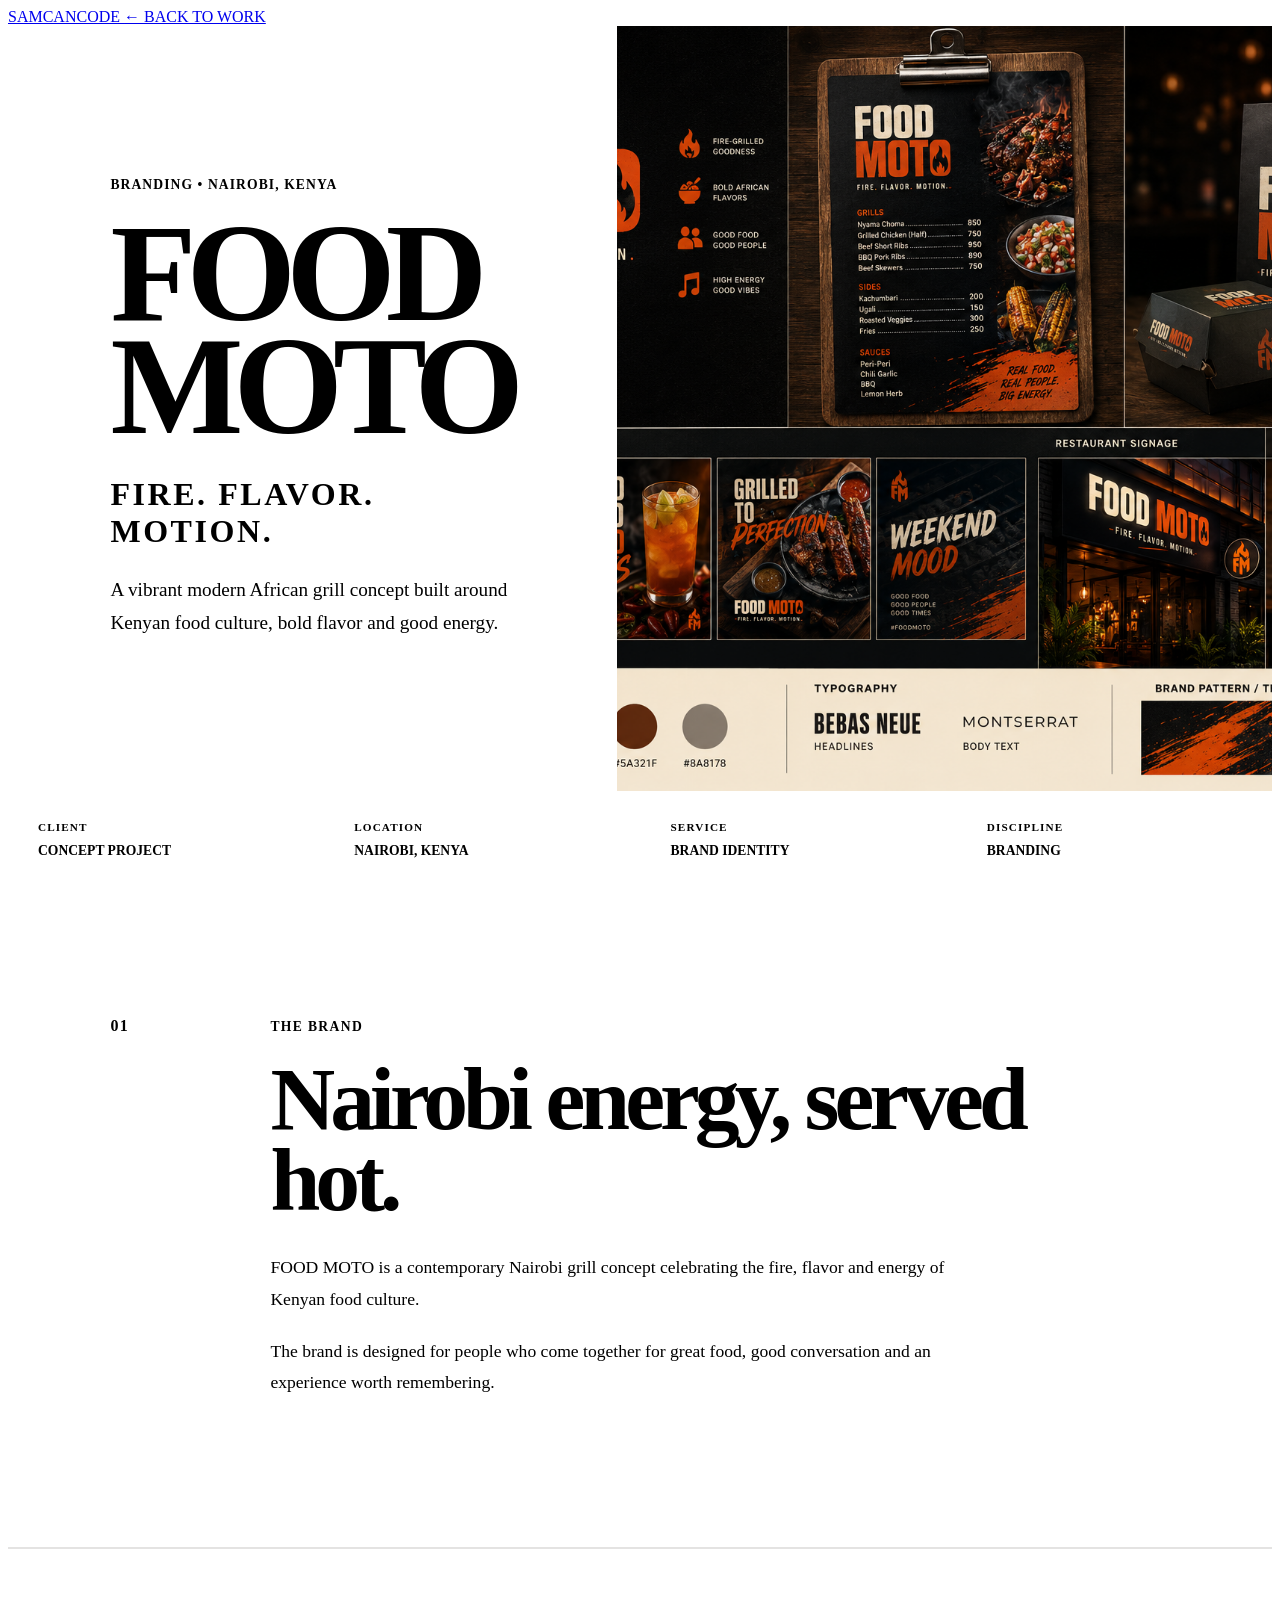
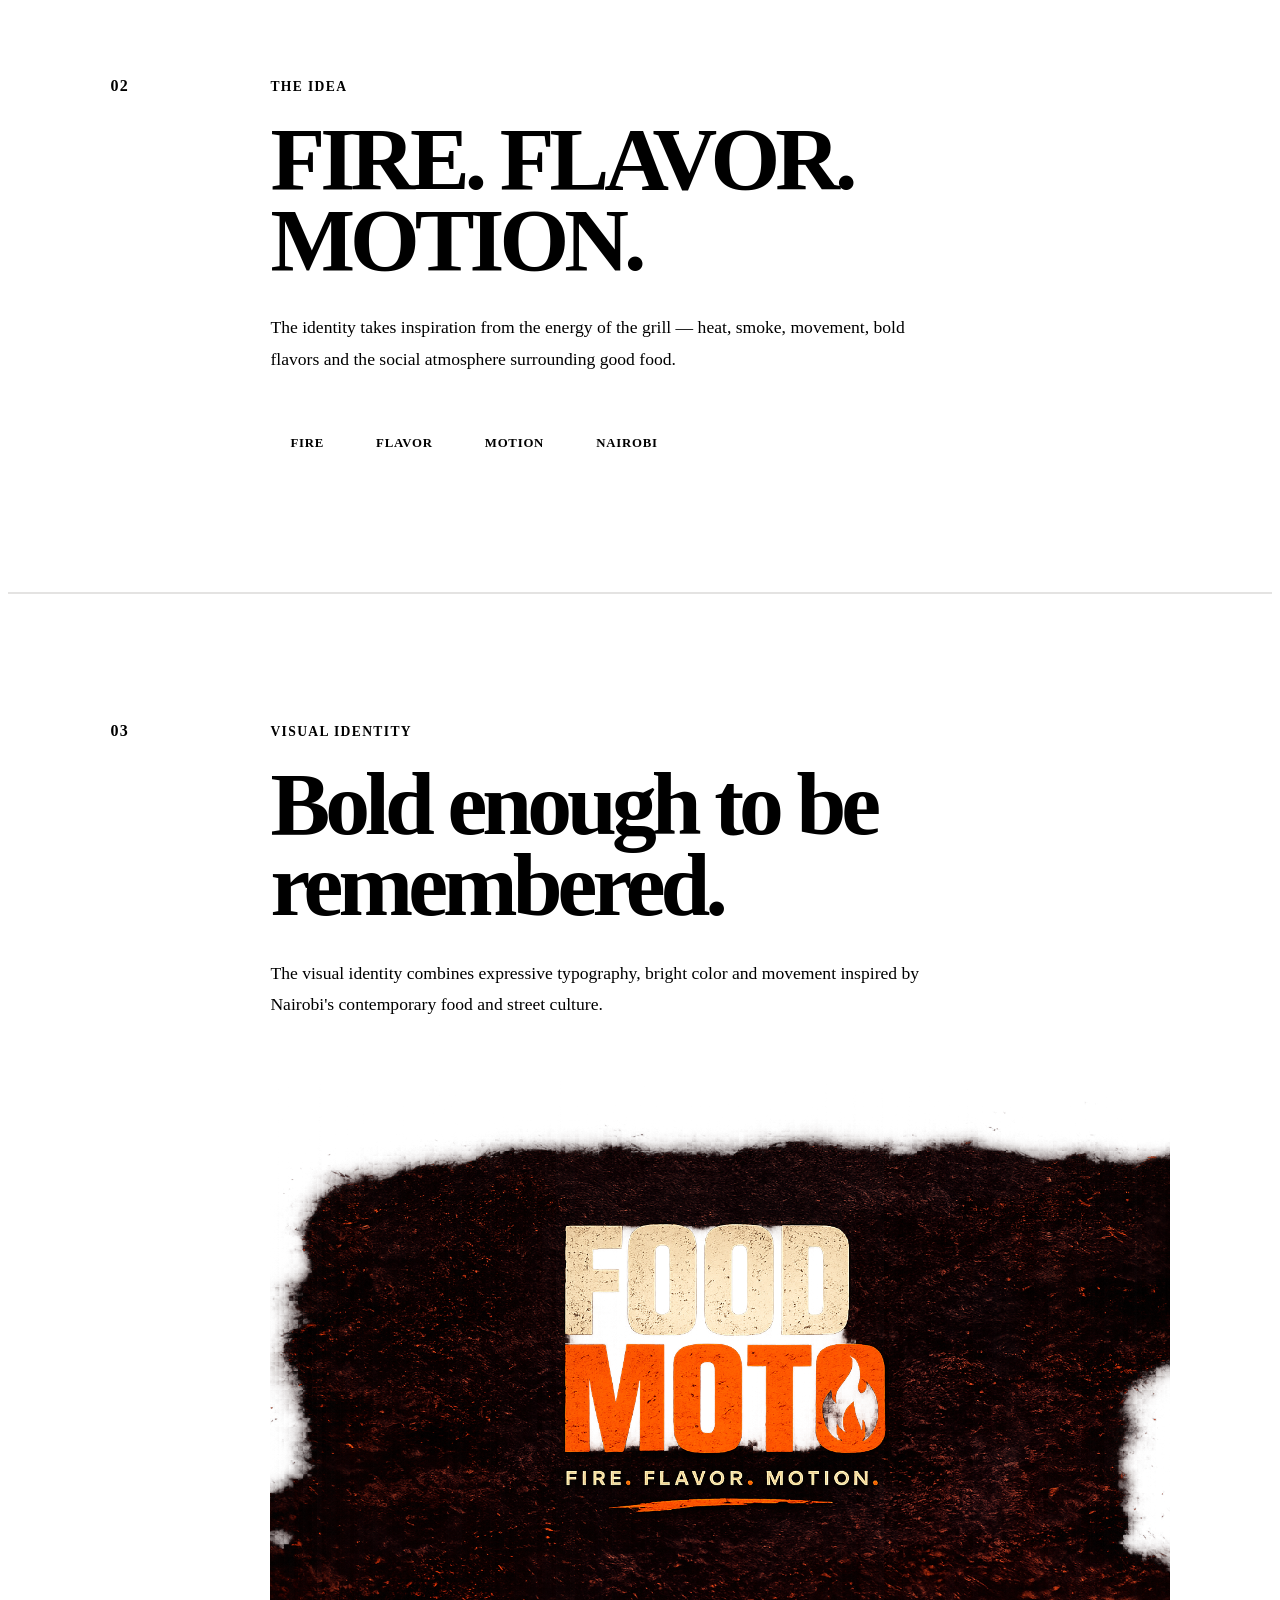
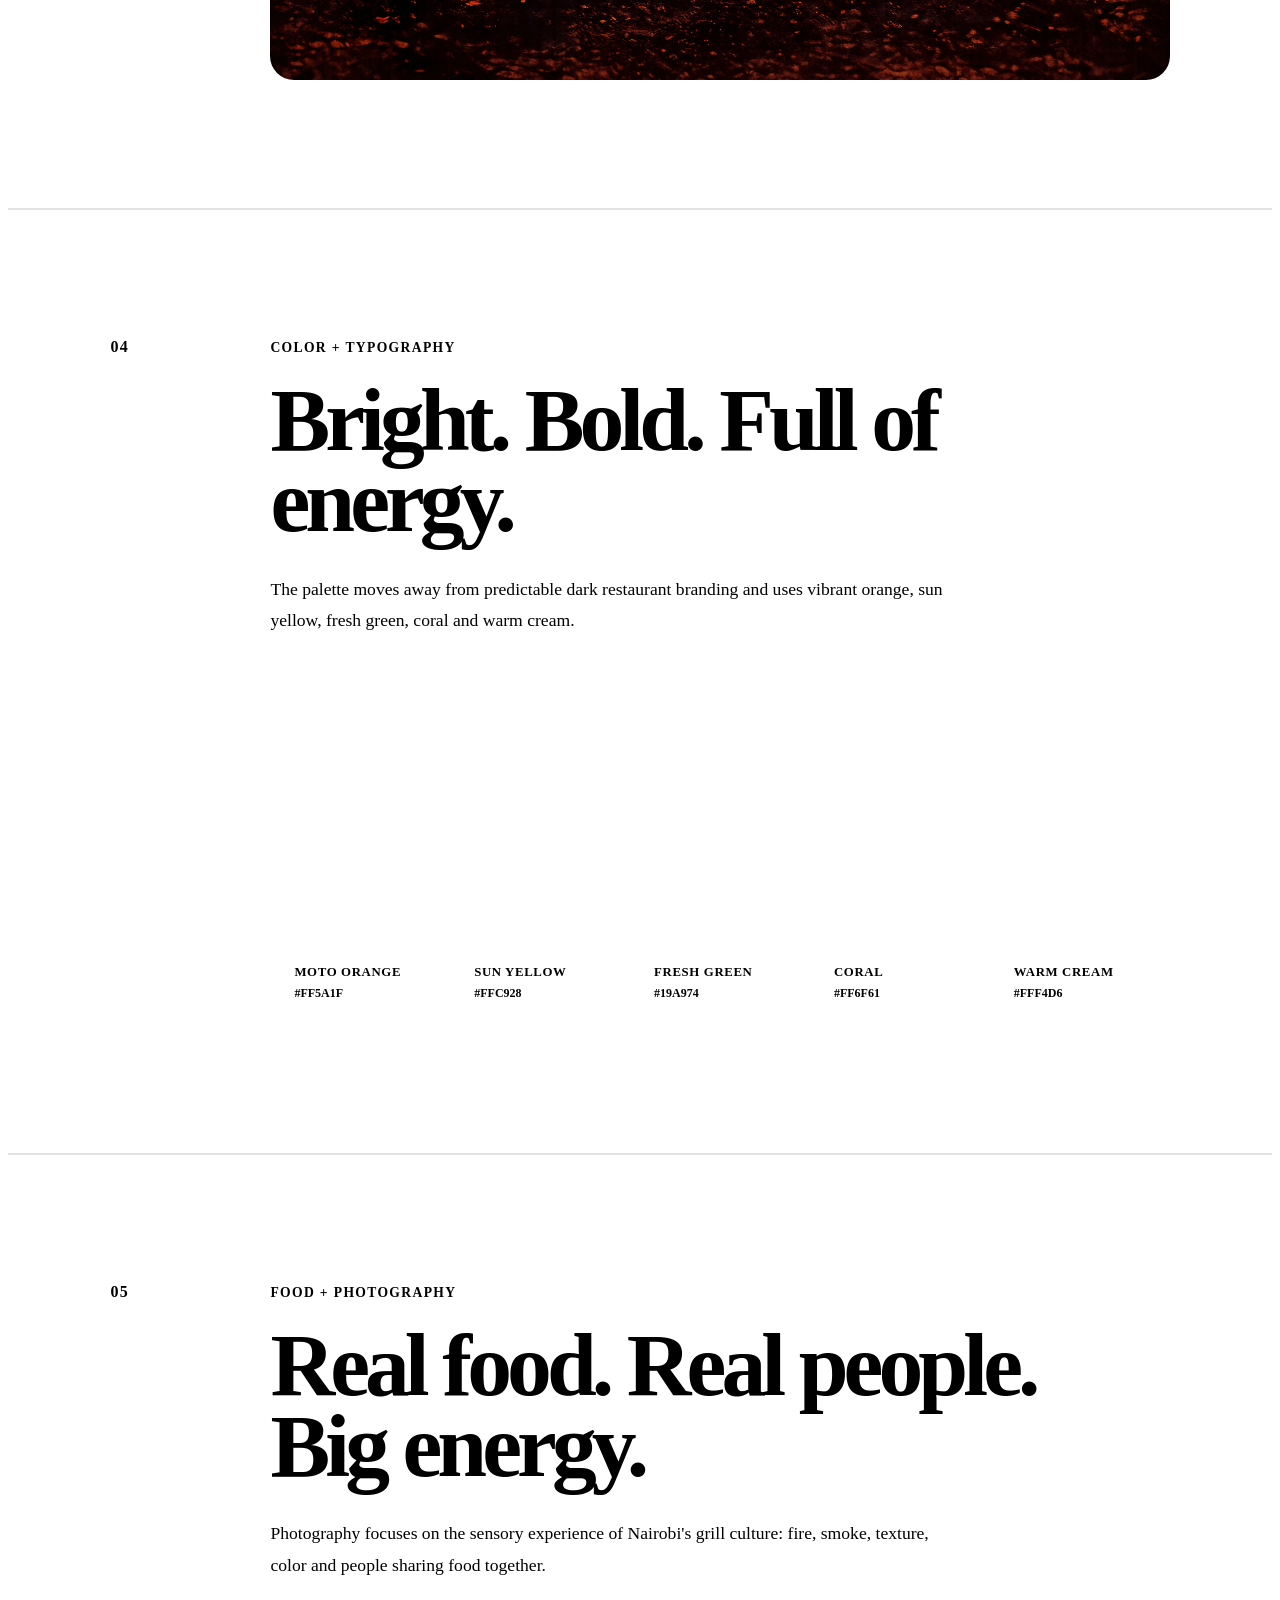
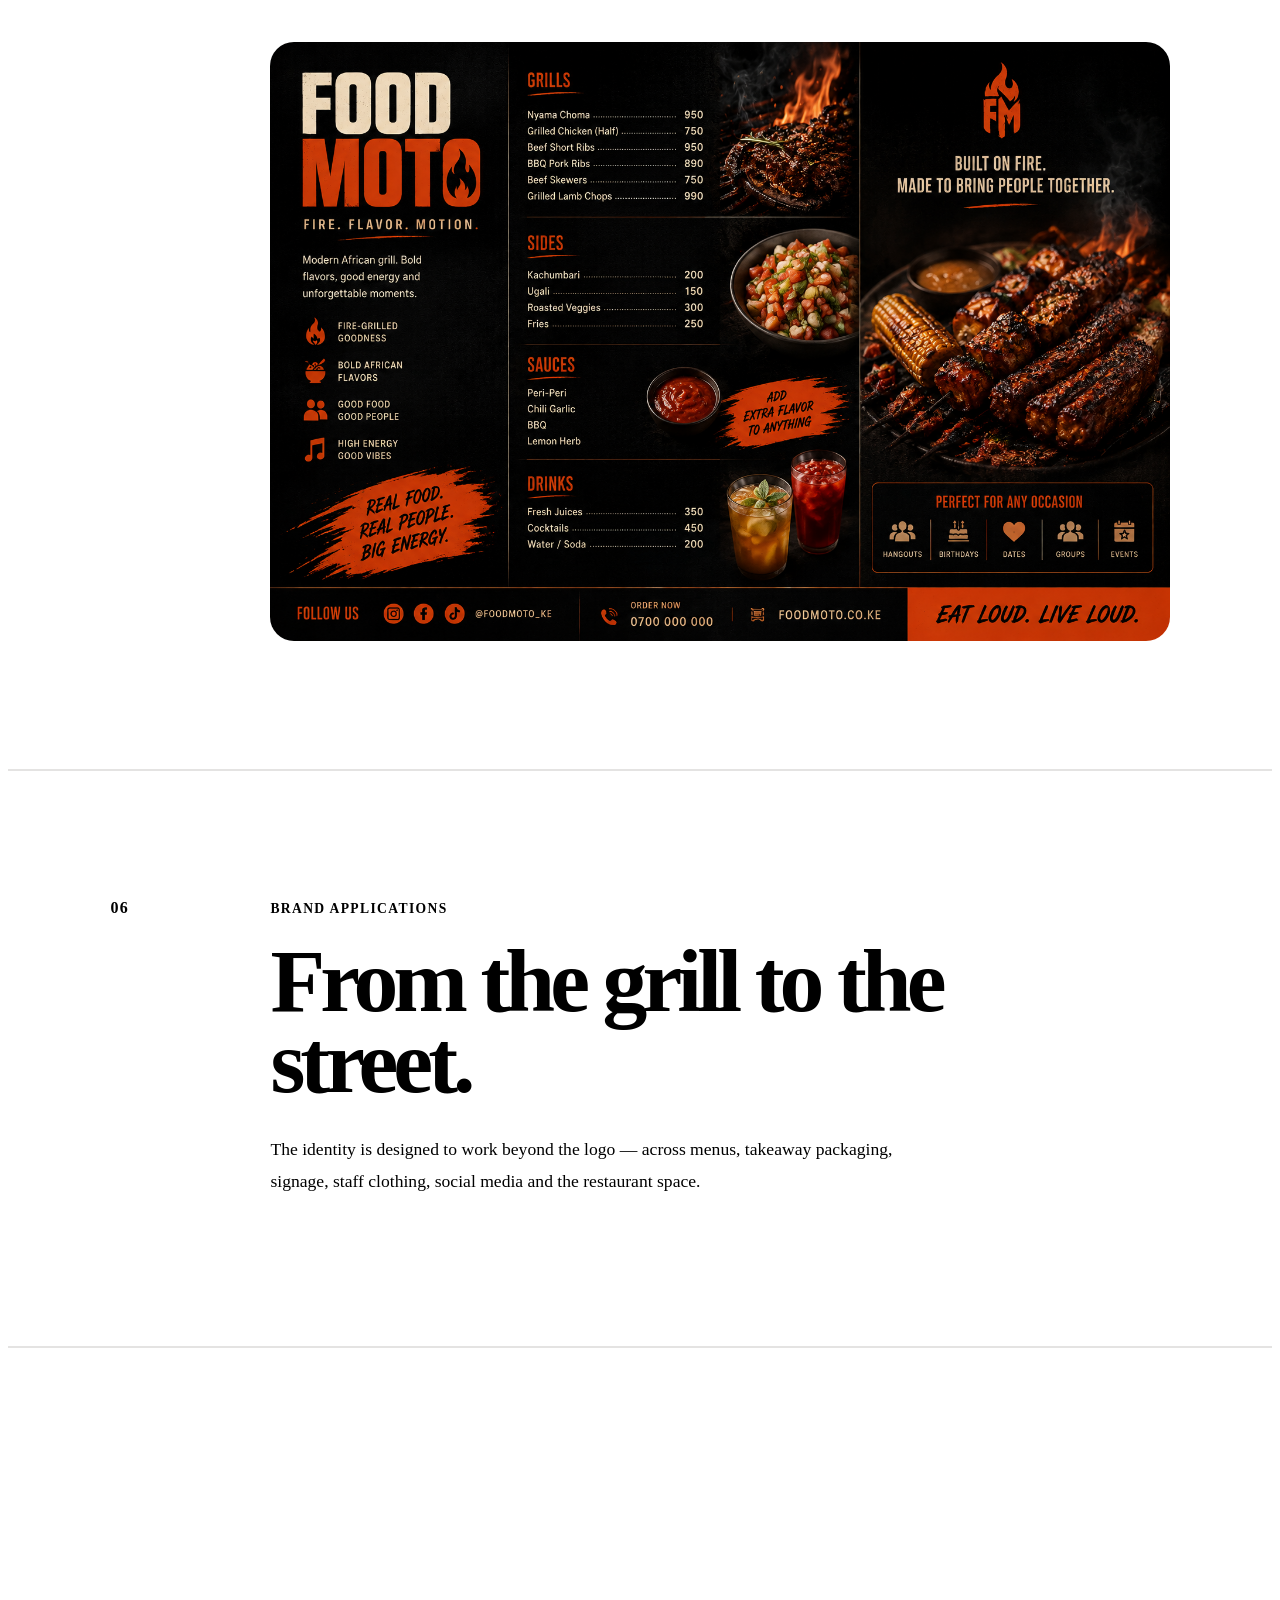
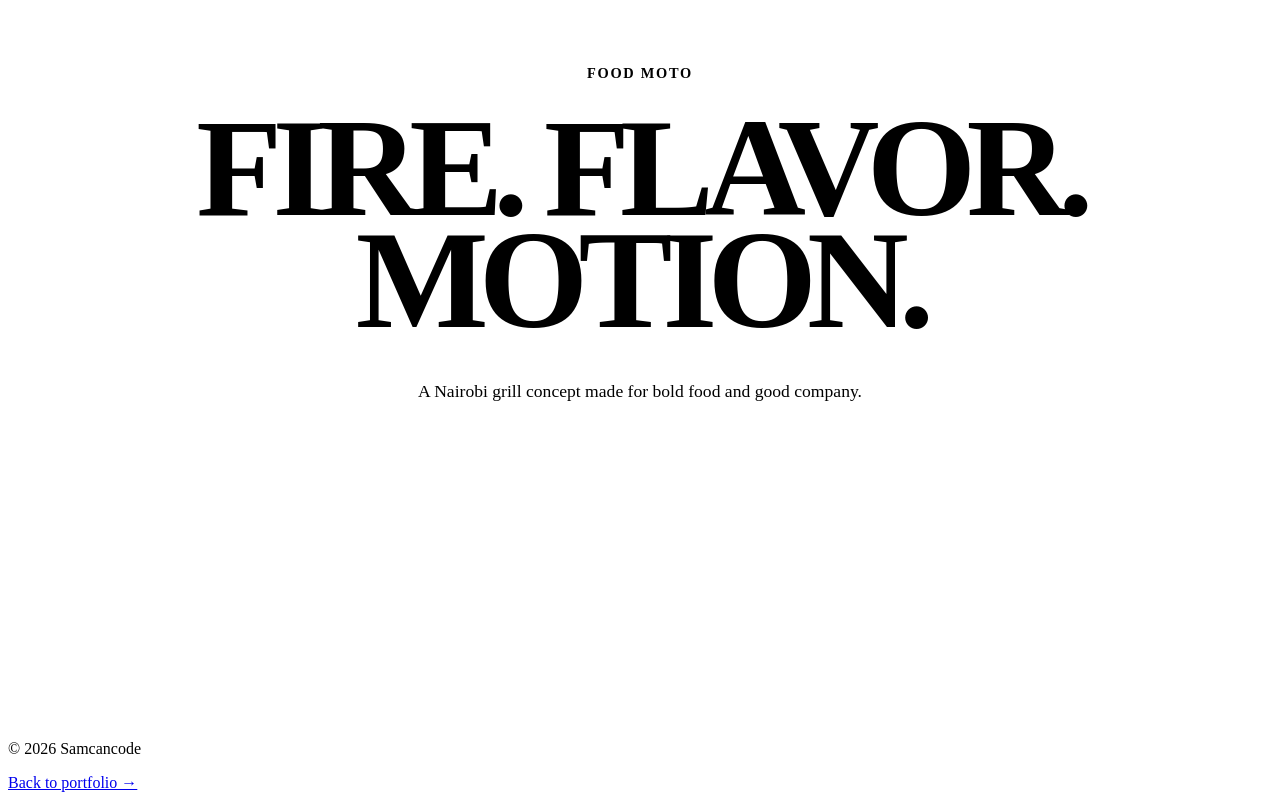
<file: food-moto.html>
<!DOCTYPE html>
<html lang="en">

<head>

    <meta charset="UTF-8">

    <meta
        name="viewport"
        content="width=device-width, initial-scale=1.0"
    >

    <meta
        name="description"
        content="FOOD MOTO — A vibrant Nairobi grill brand identity concept by Samcancode."
    >

    <title>
        FOOD MOTO — Brand Identity
    </title>

    <link
        rel="stylesheet"
        href="food-moto.css"
    >

</head>


<body>


    <!-- =========================================
         NAVIGATION
         ========================================= -->

    <header class="site-header">

        <a
            href="index.html"
            class="logo"
        >
            SAMCANCODE
        </a>

        <a
            href="index.html"
            class="back-link"
        >
            ← BACK TO WORK
        </a>

    </header>



    <!-- =========================================
         CASE STUDY HERO
         ========================================= -->

    <main class="food-moto-case-study">

        <section class="food-moto-hero">

            <div class="food-moto-hero-content">

                <span class="project-category">
                    BRANDING • NAIROBI, KENYA
                </span>

                <h1>
                    FOOD MOTO
                </h1>

                <p class="food-moto-tagline">
                    FIRE. FLAVOR. MOTION.
                </p>

                <p class="food-moto-intro">
                    A vibrant modern African grill concept
                    built around Kenyan food culture,
                    bold flavor and good energy.
                </p>

            </div>


            <div class="food-moto-hero-image">

                <img
                    src="images/food-moto-1.png"
                    alt="FOOD MOTO brand identity"
                >

            </div>

        </section>



<section class="food-moto-details">

            <div class="food-moto-detail">

                <span>
                    CLIENT
                </span>

                <strong>
                    CONCEPT PROJECT
                </strong>

            </div>


            <div class="food-moto-detail">

                <span>
                    LOCATION
                </span>

                <strong>
                    NAIROBI, KENYA
                </strong>

            </div>


            <div class="food-moto-detail">

                <span>
                    SERVICE
                </span>

                <strong>
                    BRAND IDENTITY
                </strong>

            </div>


            <div class="food-moto-detail">

                <span>
                    DISCIPLINE
                </span>

                <strong>
                    BRANDING
                </strong>

            </div>

        </section>

        <section class="case-study-section">

            <div class="case-study-number">
                01
            </div>

            <div class="case-study-content">

                <span class="case-study-label">
                    THE BRAND
                </span>

                <h2>
                    Nairobi energy,
                    served hot.
                </h2>

                <p>
                    FOOD MOTO is a contemporary Nairobi grill
                    concept celebrating the fire, flavor and
                    energy of Kenyan food culture.
                </p>

                <p>
                    The brand is designed for people who come
                    together for great food, good conversation
                    and an experience worth remembering.
                </p>

            </div>

        </section>



        <!-- =========================================
             02 — THE IDEA
             ========================================= -->

        <section class="case-study-section">

            <div class="case-study-number">
                02
            </div>

            <div class="case-study-content">

                <span class="case-study-label">
                    THE IDEA
                </span>

                <h2>
                    FIRE.
                    FLAVOR.
                    MOTION.
                </h2>

                <p>
                    The identity takes inspiration from the
                    energy of the grill — heat, smoke, movement,
                    bold flavors and the social atmosphere
                    surrounding good food.
                </p>

                <div class="brand-keywords">

                    <span>
                        FIRE
                    </span>

                    <span>
                        FLAVOR
                    </span>

                    <span>
                        MOTION
                    </span>

                    <span>
                        NAIROBI
                    </span>

                </div>

            </div>

        </section>



        <!-- =========================================
             03 — VISUAL IDENTITY
             ========================================= -->

        <section class="case-study-section case-study-visual">

            <div class="case-study-number">
                03
            </div>

            <div class="case-study-content">

                <span class="case-study-label">
                    VISUAL IDENTITY
                </span>

                <h2>
                    Bold enough
                    to be remembered.
                </h2>

                <p>
                    The visual identity combines expressive
                    typography, bright color and movement
                    inspired by Nairobi's contemporary
                    food and street culture.
                </p>

                <div class="case-study-image">

                    <img
                        src="images/food-moto-2.png"
                        alt="FOOD MOTO visual identity system"
                    >

                </div>

            </div>

        </section>



        <!-- =========================================
             04 — COLOR & TYPE
             ========================================= -->

        <section class="case-study-section">

            <div class="case-study-number">
                04
            </div>

            <div class="case-study-content">

                <span class="case-study-label">
                    COLOR + TYPOGRAPHY
                </span>

                <h2>
                    Bright.
                    Bold.
                    Full of energy.
                </h2>

                <p>
                    The palette moves away from predictable
                    dark restaurant branding and uses vibrant
                    orange, sun yellow, fresh green, coral
                    and warm cream.
                </p>

                <div class="food-moto-colors">

                    <div class="color-swatch color-orange">
                        <span>
                            MOTO ORANGE
                        </span>

                        <small>
                            #FF5A1F
                        </small>
                    </div>

                    <div class="color-swatch color-yellow">
                        <span>
                            SUN YELLOW
                        </span>

                        <small>
                            #FFC928
                        </small>
                    </div>

                    <div class="color-swatch color-green">
                        <span>
                            FRESH GREEN
                        </span>

                        <small>
                            #19A974
                        </small>
                    </div>

                    <div class="color-swatch color-coral">
                        <span>
                            CORAL
                        </span>

                        <small>
                            #FF6F61
                        </small>
                    </div>

                    <div class="color-swatch color-cream">
                        <span>
                            WARM CREAM
                        </span>

                        <small>
                            #FFF4D6
                        </small>
                    </div>

                </div>

            </div>

        </section>



        <!-- =========================================
             05 — FOOD & PHOTOGRAPHY
             ========================================= -->

        <section class="case-study-section case-study-visual">

            <div class="case-study-number">
                05
            </div>

            <div class="case-study-content">

                <span class="case-study-label">
                    FOOD + PHOTOGRAPHY
                </span>

                <h2>
                    Real food.
                    Real people.
                    Big energy.
                </h2>

                <p>
                    Photography focuses on the sensory
                    experience of Nairobi's grill culture:
                    fire, smoke, texture, color and people
                    sharing food together.
                </p>

                <div class="case-study-image">

                    <img
                        src="images/food-moto-3.png"
                        alt="FOOD MOTO food and restaurant branding"
                    >

                </div>

            </div>

        </section>



        <!-- =========================================
             06 — BRAND APPLICATIONS
             ========================================= -->

        <section class="case-study-section">

            <div class="case-study-number">
                06
            </div>

            <div class="case-study-content">

                <span class="case-study-label">
                    BRAND APPLICATIONS
                </span>

                <h2>
                    From the grill
                    to the street.
                </h2>

                <p>
                    The identity is designed to work beyond
                    the logo — across menus, takeaway
                    packaging, signage, staff clothing,
                    social media and the restaurant space.
                </p>

            </div>

        </section>



        <!-- =========================================
             FINAL BRAND STATEMENT
             ========================================= -->

        <section class="food-moto-final">

            <span>
                FOOD MOTO
            </span>

            <h2>
                FIRE.
                FLAVOR.
                MOTION.
            </h2>

            <p>
                A Nairobi grill concept made for
                bold food and good company.
            </p>

        </section>


    </main>



    <!-- =========================================
         FOOTER
         ========================================= -->

    <footer class="site-footer">

        <p>
            © 2026 Samcancode
        </p>

        <a
            href="index.html"
        >
            Back to portfolio →
        </a>

    </footer>


</body>

</html>
</file>
<file: food-moto.css>
i
.food-moto-case-study {
    --moto-orange: #FF5A1F;
    --sun-yellow: #FFC928;
    --fresh-green: #19A974;
    --coral: #FF6F61;
    --warm-cream: #FFF4D6;
    --deep-brown: #261A14;
    --white: #FFFFFF;

    background: var(--warm-cream);
    color: var(--deep-brown);
}



.food-moto-details {
    display: grid;
    grid-template-columns: repeat(4, 1fr);

    gap: 1px;

    background: var(--deep-brown);
}

.food-moto-detail {
    display: flex;
    flex-direction: column;
    gap: 10px;

    padding: 30px;

    background: var(--warm-cream);
}

.food-moto-detail span {
    color: var(--moto-orange);

    font-size: 0.7rem;
    font-weight: 900;
    letter-spacing: 0.1em;
}

.food-moto-detail strong {
    color: var(--deep-brown);

    font-size: 0.85rem;
    font-weight: 800;
}


/* =========================================
   PROJECT DETAILS — MOBILE
   ========================================= */

@media (max-width: 800px) {

    .food-moto-details {
        grid-template-columns: 1fr 1fr;
    }

}

@media (max-width: 480px) {

    .food-moto-details {
        grid-template-columns: 1fr;
    }

}
/* =========================================
   HEADER
   ========================================= */

.food-moto-case-study + .site-footer,
.food-moto-case-study ~ .site-footer {
    background: var(--deep-brown);
    color: var(--warm-cream);
}

.food-moto-case-study .site-header {
    background: var(--warm-cream);
}


/* =========================================
   HERO
   ========================================= */

.food-moto-hero {
    display: grid;
    grid-template-columns: 0.9fr 1.1fr;
    min-height: 85vh;
    background: var(--sun-yellow);
}

.food-moto-hero-content {
    display: flex;
    flex-direction: column;
    justify-content: center;

    padding: 8vw;
}

.food-moto-hero .project-category {
    display: inline-block;

    margin-bottom: 24px;

    color: var(--deep-brown);

    font-size: 0.85rem;
    font-weight: 800;
    letter-spacing: 0.08em;
}

.food-moto-hero h1 {
    margin: 0;

    color: var(--deep-brown);

    font-size: clamp(4rem, 11vw, 10rem);
    font-weight: 900;
    line-height: 0.8;
    letter-spacing: -0.07em;
}

.food-moto-tagline {
    margin: 34px 0 0;

    color: var(--moto-orange);

    font-size: clamp(1.2rem, 2.5vw, 2rem);
    font-weight: 900;
    letter-spacing: 0.08em;
}

.food-moto-intro {
    max-width: 520px;

    margin: 24px 0 0;

    font-size: clamp(1rem, 1.5vw, 1.25rem);
    line-height: 1.7;
}

.food-moto-hero-image {
    min-height: 85vh;
    overflow: hidden;

    background: var(--moto-orange);
}

.food-moto-hero-image img {
    display: block;

    width: 100%;
    height: 100%;

    object-fit: cover;
}


/* =========================================
   CASE STUDY SECTIONS
   ========================================= */

.case-study-section {
    display: grid;
    grid-template-columns: 120px 1fr;
    gap: 40px;

    padding: 10vw 8vw;

    border-bottom: 2px solid rgba(38, 26, 20, 0.12);
}

.case-study-number {
    color: var(--moto-orange);

    font-size: 1rem;
    font-weight: 900;
    letter-spacing: 0.08em;
}

.case-study-content {
    max-width: 900px;
}

.case-study-label {
    display: inline-block;

    margin-bottom: 24px;

    color: var(--fresh-green);

    font-size: 0.85rem;
    font-weight: 900;
    letter-spacing: 0.1em;
}

.case-study-content h2 {
    max-width: 850px;

    margin: 0 0 32px;

    color: var(--deep-brown);

    font-size: clamp(3rem, 7vw, 7rem);
    font-weight: 900;
    line-height: 0.9;
    letter-spacing: -0.055em;
}

.case-study-content p {
    max-width: 680px;

    margin: 0 0 20px;

    font-size: 1.1rem;
    line-height: 1.8;
}


/* =========================================
   BRAND KEYWORDS
   ========================================= */

.brand-keywords {
    display: flex;
    flex-wrap: wrap;
    gap: 12px;

    margin-top: 48px;
}

.brand-keywords span {
    display: inline-flex;
    align-items: center;
    justify-content: center;

    padding: 13px 20px;

    border-radius: 100px;

    background: var(--moto-orange);
    color: var(--white);

    font-size: 0.8rem;
    font-weight: 900;
    letter-spacing: 0.06em;
}

.brand-keywords span:nth-child(2) {
    background: var(--fresh-green);
}

.brand-keywords span:nth-child(3) {
    background: var(--coral);
}

.brand-keywords span:nth-child(4) {
    background: var(--deep-brown);
}


/* =========================================
   VISUAL SECTIONS
   ========================================= */

.case-study-visual {
    background: var(--white);
}

.case-study-image {
    width: 100%;

    margin-top: 60px;

    overflow: hidden;

    border-radius: 24px;

    background: var(--moto-orange);
}

.case-study-image img {
    display: block;

    width: 100%;
    height: auto;

    object-fit: cover;
}


/* =========================================
   COLOR PALETTE
   ========================================= */

.food-moto-colors {
    display: grid;
    grid-template-columns: repeat(5, 1fr);

    margin-top: 60px;

    overflow: hidden;

    border-radius: 24px;
}

.color-swatch {
    display: flex;
    flex-direction: column;
    justify-content: flex-end;

    min-height: 280px;

    padding: 24px;
}

.color-swatch span {
    font-size: 0.8rem;
    font-weight: 900;
    letter-spacing: 0.05em;
}

.color-swatch small {
    margin-top: 6px;

    font-size: 0.75rem;
    font-weight: 600;
}

.color-orange {
    background: var(--moto-orange);
    color: var(--white);
}

.color-yellow {
    background: var(--sun-yellow);
    color: var(--deep-brown);
}

.color-green {
    background: var(--fresh-green);
    color: var(--white);
}

.color-coral {
    background: var(--coral);
    color: var(--white);
}

.color-cream {
    background: var(--warm-cream);
    color: var(--deep-brown);
}


/* =========================================
   BRAND APPLICATION SECTION
   ========================================= */

.case-study-section:nth-of-type(6) {
    background: var(--moto-orange);
}

.case-study-section:nth-of-type(6) .case-study-number,
.case-study-section:nth-of-type(6) .case-study-label,
.case-study-section:nth-of-type(6) h2,
.case-study-section:nth-of-type(6) p {
    color: var(--white);
}


/* =========================================
   FINAL STATEMENT
   ========================================= */

.food-moto-final {
    display: flex;
    flex-direction: column;
    align-items: center;
    justify-content: center;

    min-height: 80vh;

    padding: 10vw 8vw;

    text-align: center;

    background: var(--fresh-green);
    color: var(--white);
}

.food-moto-final span {
    margin-bottom: 30px;

    font-size: 0.9rem;
    font-weight: 900;
    letter-spacing: 0.12em;
}

.food-moto-final h2 {
    max-width: 1100px;

    margin: 0;

    font-size: clamp(4rem, 11vw, 11rem);
    font-weight: 900;
    line-height: 0.8;
    letter-spacing: -0.07em;
}

.food-moto-final p {
    max-width: 550px;

    margin: 40px 0 0;

    font-size: 1.1rem;
    line-height: 1.7;
}


/* =========================================
   MOBILE
   ========================================= */

@media (max-width: 800px) {

    .food-moto-hero {
        grid-template-columns: 1fr;
        min-height: auto;
    }

    .food-moto-hero-content {
        padding: 18vw 7vw;
    }

    .food-moto-hero-image {
        min-height: 65vh;
    }

    .case-study-section {
        grid-template-columns: 1fr;
        gap: 20px;

        padding: 18vw 7vw;
    }

    .case-study-number {
        margin-bottom: 10px;
    }

    .food-moto-colors {
        grid-template-columns: 1fr 1fr;
    }

    .color-swatch {
        min-height: 180px;
    }

    .color-swatch:last-child {
        grid-column: span 2;
    }

    .case-study-image {
        margin-top: 40px;
        border-radius: 16px;
    }

    .food-moto-final {
        min-height: 70vh;
        padding: 20vw 7vw;
    }

}


/* =========================================
   SMALL PHONES
   ========================================= */

@media (max-width: 480px) {

    .food-moto-hero-content {
        padding: 22vw 6vw;
    }

    .food-moto-hero-image {
        min-height: 55vh;
    }

    .case-study-section {
        padding: 22vw 6vw;
    }

    .food-moto-colors {
        grid-template-columns: 1fr;
    }

    .color-swatch {
        min-height: 160px;
    }

    .color-swatch:last-child {
        grid-column: auto;
    }

    .brand-keywords {
        gap: 8px;
    }

    .brand-keywords span {
        padding: 11px 16px;
    }


}
</file>
